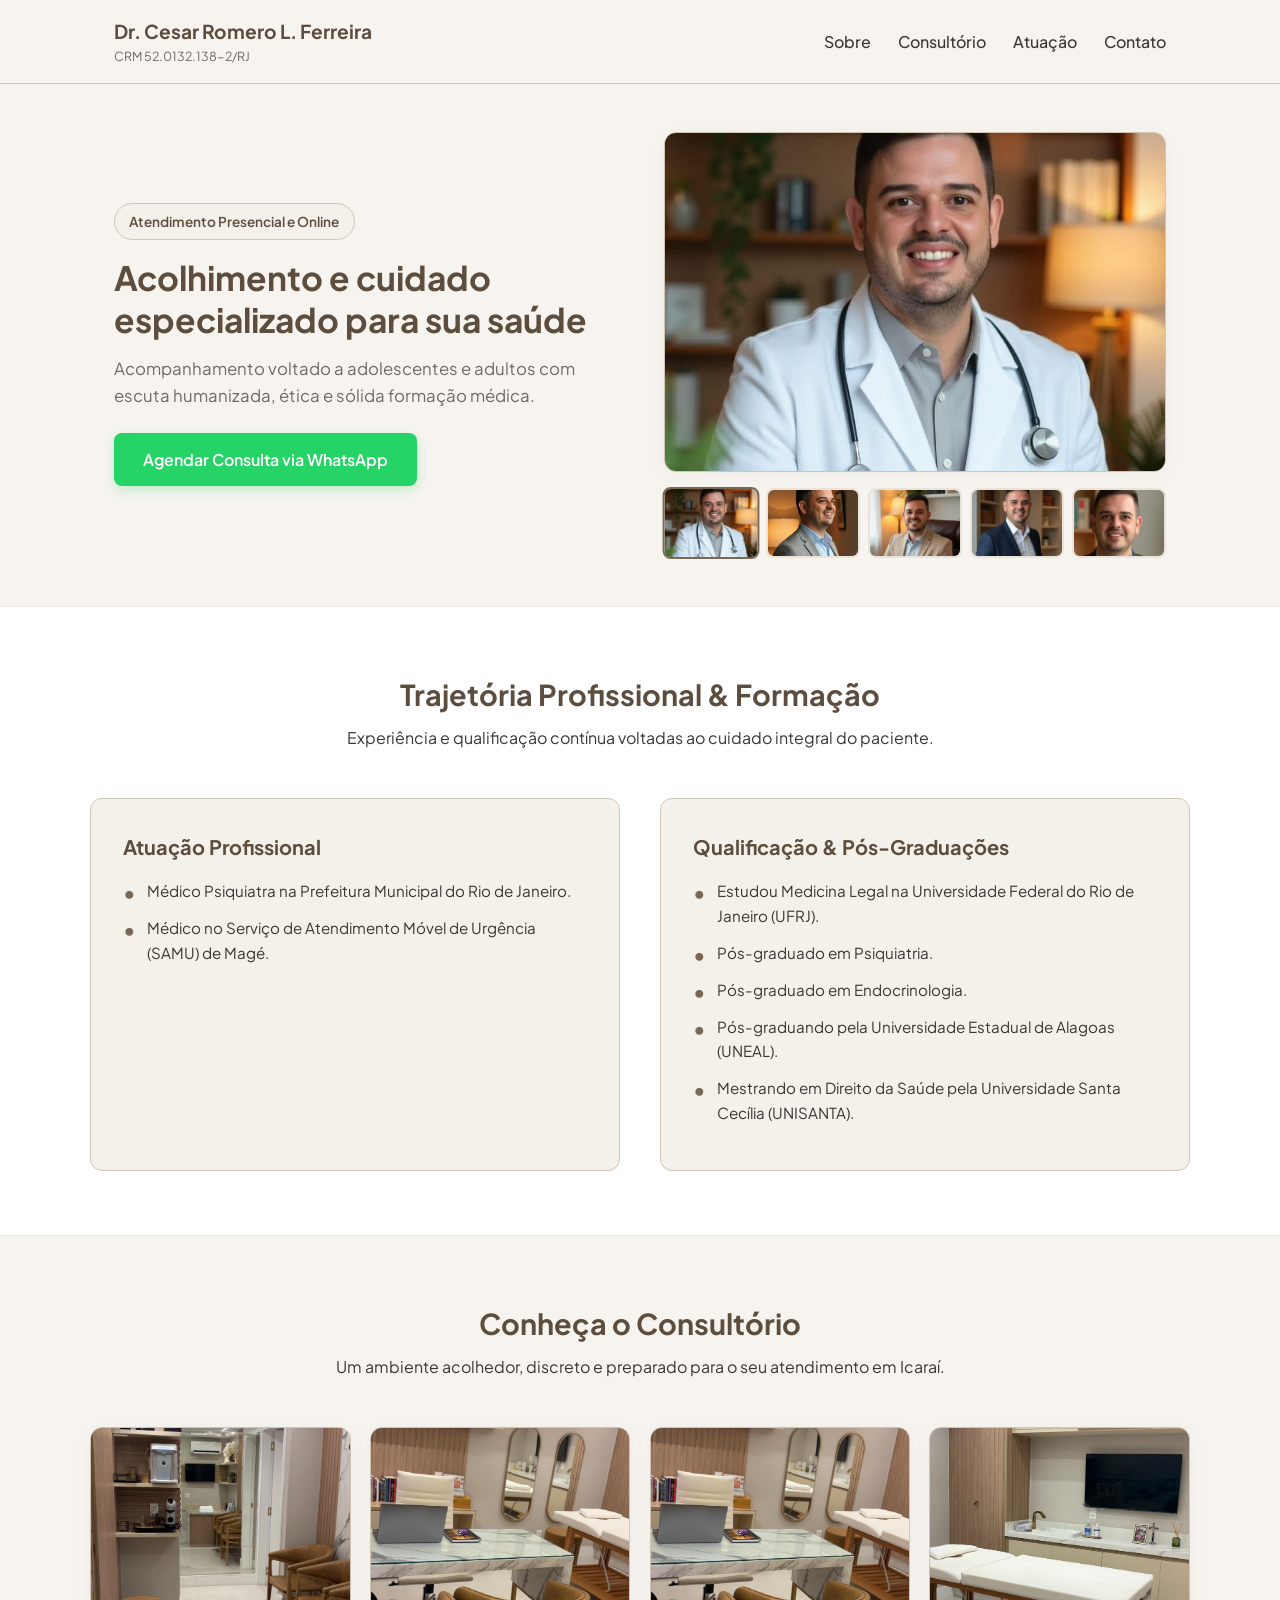
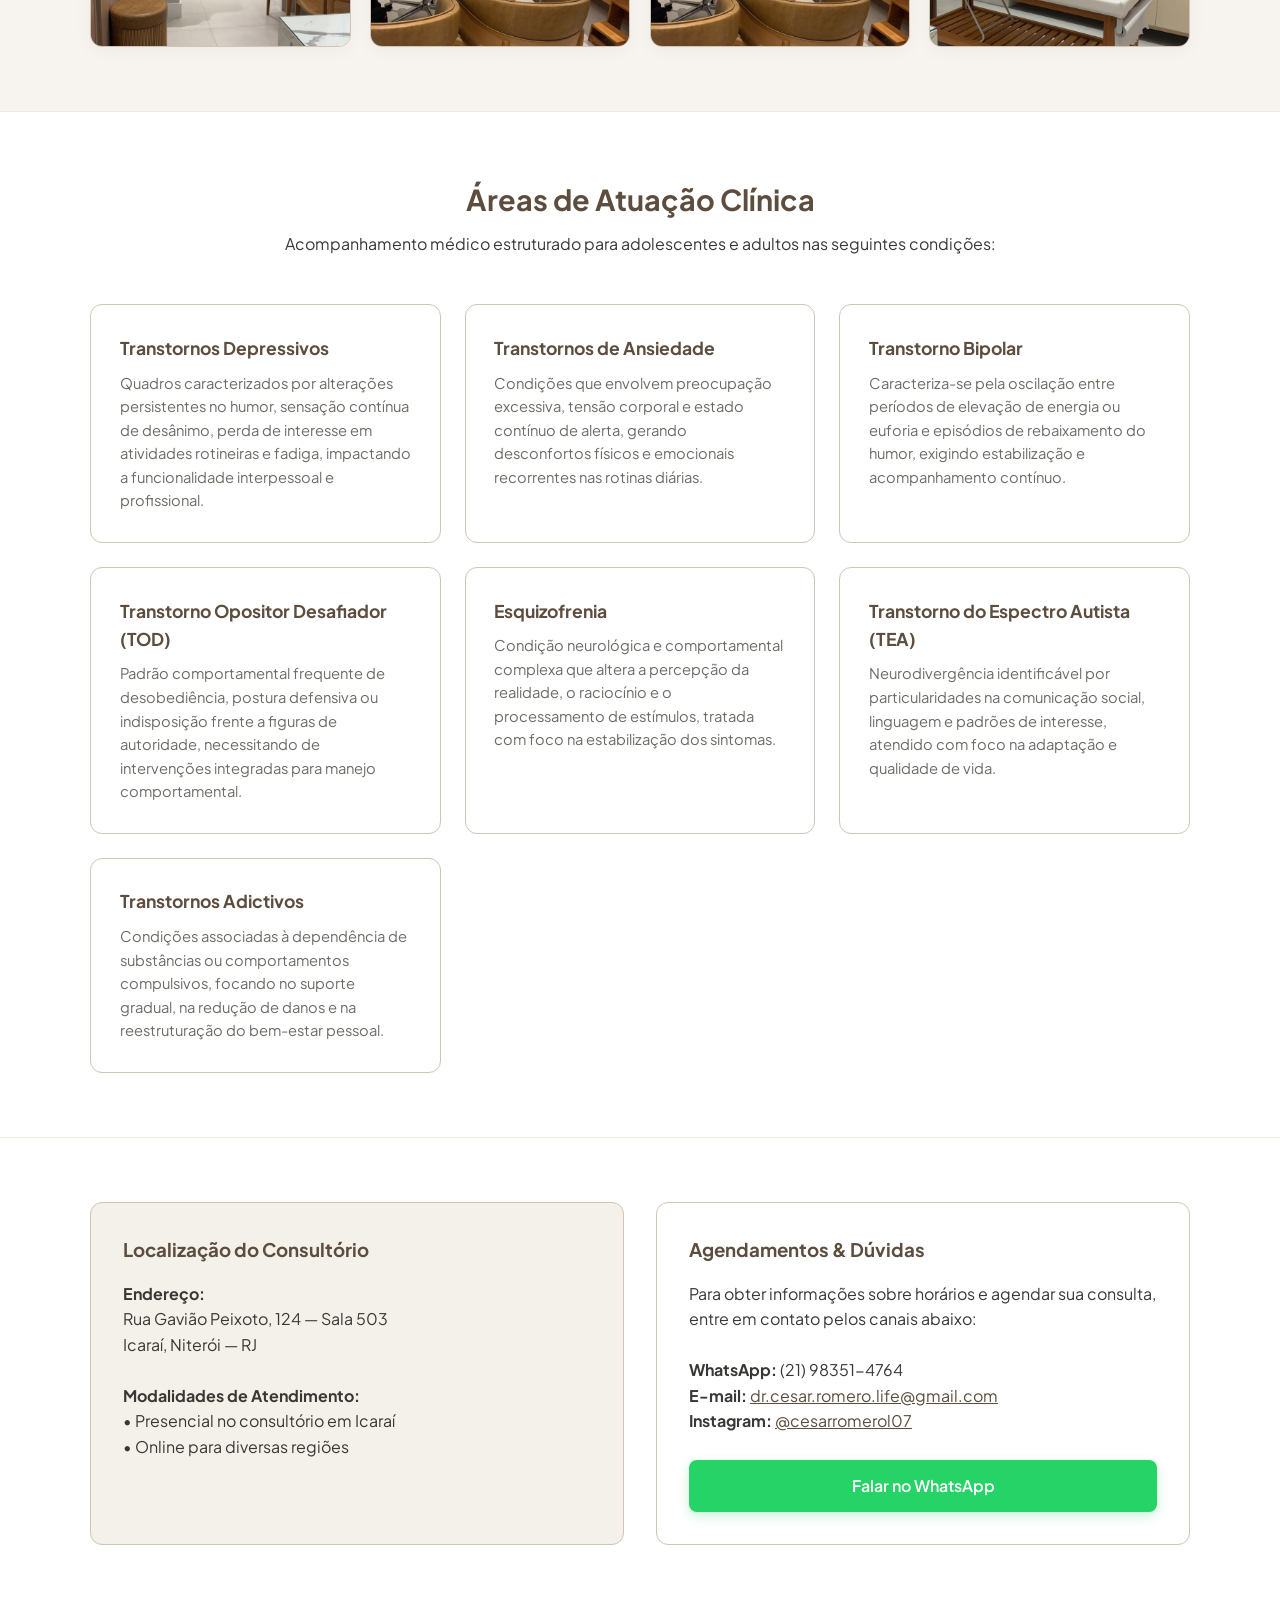
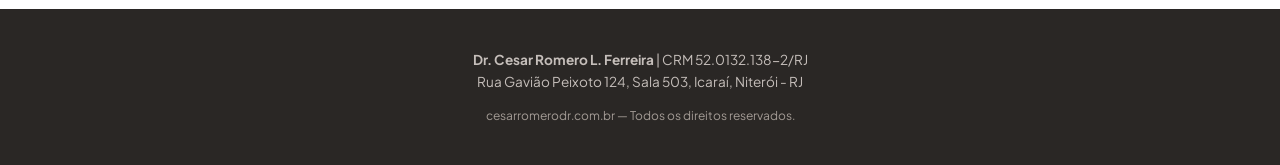
<file: index.html>
<!DOCTYPE html>
<html lang="pt-BR">
<head>
  <meta charset="UTF-8" />
  <meta name="viewport" content="width=device-width, initial-scale=1.0" />
  <title>Dr. Cesar Romero L. Ferreira | CRM 52.0132.138-2/RJ</title>
  
  <!-- Fontes Google -->
  <link rel="preconnect" href="https://fonts.googleapis.com">
  <link rel="preconnect" href="https://fonts.gstatic.com" crossorigin>
  <link href="https://fonts.googleapis.com/css2?family=Plus+Jakarta+Sans:wght@300;400;500;600;700&display=swap" rel="stylesheet">

  <style>
    :root {
      --bg-color: #f7f4ef;
      --card-bg: #ffffff;
      --card-alt: #f4f0ea;
      --primary: #7a6855;
      --primary-dark: #5c4d3e;
      --accent: #d0c4b4;
      --text-main: #3a3836;
      --text-muted: #6e6a66;
      --radius: 12px;
      --shadow: 0 4px 20px rgba(0, 0, 0, 0.04);
    }

    * {
      box-sizing: border-box;
      margin: 0;
      padding: 0;
      font-family: 'Plus Jakarta Sans', sans-serif;
    }

    body {
      background-color: var(--bg-color);
      color: var(--text-main);
      line-height: 1.6;
    }

    header {
      background: rgba(247, 244, 239, 0.95);
      position: sticky;
      top: 0;
      z-index: 100;
      border-bottom: 1px solid var(--accent);
      backdrop-filter: blur(8px);
    }

    .nav-container {
      max-width: 1100px;
      margin: 0 auto;
      padding: 1rem 1.5rem;
      display: flex;
      justify-content: space-between;
      align-items: center;
    }

    .logo-text {
      font-weight: 700;
      font-size: 1.2rem;
      color: var(--primary-dark);
    }

    .logo-sub {
      display: block;
      font-size: 0.78rem;
      color: var(--text-muted);
      font-weight: 400;
    }

    nav a {
      color: var(--text-main);
      text-decoration: none;
      margin-left: 1.5rem;
      font-weight: 500;
      transition: color 0.2s;
    }

    nav a:hover {
      color: var(--primary);
    }

    .hero {
      max-width: 1100px;
      margin: 3rem auto;
      padding: 0 1.5rem;
      display: grid;
      grid-template-columns: 1fr 1fr;
      gap: 3rem;
      align-items: center;
    }

    .hero-text h1 {
      font-size: 2.1rem;
      color: var(--primary-dark);
      margin-bottom: 1rem;
      line-height: 1.25;
      font-weight: 700;
    }

    .hero-text p {
      color: var(--text-muted);
      margin-bottom: 1.5rem;
      font-size: 1.05rem;
    }

    .badge {
      display: inline-block;
      background: var(--card-alt);
      color: var(--primary-dark);
      padding: 0.4rem 0.9rem;
      border-radius: 20px;
      font-size: 0.85rem;
      font-weight: 600;
      margin-bottom: 1rem;
      border: 1px solid var(--accent);
    }

    .btn-whatsapp {
      display: inline-flex;
      align-items: center;
      justify-content: center;
      background-color: #25d366;
      color: white;
      text-decoration: none;
      padding: 0.85rem 1.8rem;
      border-radius: 8px;
      font-weight: 600;
      box-shadow: 0 4px 12px rgba(37, 211, 102, 0.25);
      transition: transform 0.2s, background-color 0.2s;
    }

    .btn-whatsapp:hover {
      background-color: #20ba5a;
      transform: translateY(-2px);
    }

    .doctor-photos-container {
      display: flex;
      flex-direction: column;
      gap: 1rem;
    }

    .main-photo-frame {
      width: 100%;
      height: 340px;
      border-radius: var(--radius);
      object-fit: cover;
      box-shadow: var(--shadow);
      border: 1px solid var(--accent);
      background-color: #eae3d9;
    }

    .thumbnails-grid {
      display: grid;
      grid-template-columns: repeat(5, 1fr);
      gap: 0.5rem;
    }

    .thumbnails-grid img {
      width: 100%;
      height: 70px;
      object-fit: cover;
      border-radius: 8px;
      cursor: pointer;
      border: 2px solid transparent;
      transition: all 0.2s;
      background-color: #eae3d9;
    }

    .thumbnails-grid img:hover, .thumbnails-grid img.active {
      border-color: var(--primary);
      transform: scale(1.03);
    }

    .about-section {
      background: var(--card-bg);
      padding: 4rem 1.5rem;
      border-top: 1px solid #efebe4;
      border-bottom: 1px solid #efebe4;
    }

    .about-grid {
      display: grid;
      grid-template-columns: 1fr 1fr;
      gap: 2.5rem;
    }

    .about-card {
      background: var(--card-alt);
      padding: 2rem;
      border-radius: var(--radius);
      border: 1px solid var(--accent);
    }

    .about-card h3 {
      color: var(--primary-dark);
      margin-bottom: 1rem;
      font-size: 1.25rem;
    }

    .about-list {
      list-style: none;
    }

    .about-list li {
      margin-bottom: 0.8rem;
      position: relative;
      padding-left: 1.5rem;
      color: var(--text-main);
      font-size: 0.95rem;
    }

    .about-list li::before {
      content: "•";
      color: var(--primary);
      font-weight: bold;
      font-size: 1.2rem;
      position: absolute;
      left: 0;
      top: -2px;
    }

    /* Galeria do Consultório */
    .office-section {
      padding: 4rem 1.5rem;
      background: var(--bg-color);
    }

    .office-grid {
      display: grid;
      grid-template-columns: repeat(4, 1fr);
      gap: 1.2rem;
    }

    .office-grid img {
      width: 100%;
      height: 220px;
      object-fit: cover;
      border-radius: var(--radius);
      border: 1px solid var(--accent);
      box-shadow: var(--shadow);
      transition: transform 0.2s;
    }

    .office-grid img:hover {
      transform: translateY(-3px);
    }

    .conditions-section {
      padding: 4rem 1.5rem;
      background: var(--card-bg);
      border-top: 1px solid #efebe4;
    }

    .container {
      max-width: 1100px;
      margin: 0 auto;
    }

    .section-title {
      text-align: center;
      margin-bottom: 3rem;
    }

    .section-title h2 {
      font-size: 1.8rem;
      color: var(--primary-dark);
      margin-bottom: 0.5rem;
    }

    .grid-cards {
      display: grid;
      grid-template-columns: repeat(auto-fit, minmax(300px, 1fr));
      gap: 1.5rem;
    }

    .card {
      background: var(--card-bg);
      border: 1px solid var(--accent);
      padding: 1.8rem;
      border-radius: var(--radius);
      transition: transform 0.2s, box-shadow 0.2s;
    }

    .card:hover {
      transform: translateY(-3px);
      box-shadow: var(--shadow);
    }

    .card h3 {
      font-size: 1.1rem;
      color: var(--primary-dark);
      margin-bottom: 0.6rem;
    }

    .card p {
      font-size: 0.92rem;
      color: var(--text-muted);
    }

    .info-section {
      background: var(--card-bg);
      padding: 4rem 1.5rem;
      border-top: 1px solid #efebe4;
    }

    .info-grid {
      display: grid;
      grid-template-columns: 1fr 1fr;
      gap: 2rem;
    }

    .info-box {
      background: var(--card-alt);
      padding: 2rem;
      border-radius: var(--radius);
      border: 1px solid var(--accent);
    }

    .info-box h3 {
      color: var(--primary-dark);
      margin-bottom: 1rem;
    }

    footer {
      background: #2a2725;
      color: #c5beba;
      text-align: center;
      padding: 2.5rem 1.5rem;
      font-size: 0.85rem;
    }

    @media (max-width: 768px) {
      .hero, .about-grid, .info-grid {
        grid-template-columns: 1fr;
      }
      .office-grid {
        grid-template-columns: repeat(2, 1fr);
      }
      .main-photo-frame {
        height: 280px;
      }
      nav {
        display: none;
      }
    }
  </style>
</head>
<body>

  <header>
    <div class="nav-container">
      <div>
        <span class="logo-text">Dr. Cesar Romero L. Ferreira</span>
        <span class="logo-sub">CRM 52.0132.138-2/RJ</span>
      </div>
      <nav>
        <a href="#sobre">Sobre</a>
        <a href="#consultorio">Consultório</a>
        <a href="#atuacao">Atuação</a>
        <a href="#contato">Contato</a>
      </nav>
    </div>
  </header>

  <section class="hero">
    <div class="hero-text">
      <span class="badge">Atendimento Presencial e Online</span>
      <h1>Acolhimento e cuidado especializado para sua saúde</h1>
      <p>Acompanhamento voltado a adolescentes e adultos com escuta humanizada, ética e sólida formação médica.</p>
      <a href="https://wa.me/5521983514764" class="btn-whatsapp" target="_blank">
        Agendar Consulta via WhatsApp
      </a>
    </div>

    <div class="doctor-photos-container">
      <img 
        src="assets/img/cesar_foto1.jpg" 
        alt="Dr. Cesar Romero" 
        class="main-photo-frame" 
        id="doctor-main-photo" 
        onerror="handleImgError(this)" 
      />
      
      <div class="thumbnails-grid">
        <img src="assets/img/cesar_foto1.jpg" alt="Foto 1" class="active" onclick="setMainPhoto(this.src, this)" onerror="handleImgError(this)" />
        <img src="assets/img/cesar_foto2.jpg" alt="Foto 2" onclick="setMainPhoto(this.src, this)" onerror="handleImgError(this)" />
        <img src="assets/img/cesar_foto3.jpg" alt="Foto 3" onclick="setMainPhoto(this.src, this)" onerror="handleImgError(this)" />
        <img src="assets/img/cesar_foto4.jpg" alt="Foto 4" onclick="setMainPhoto(this.src, this)" onerror="handleImgError(this)" />
        <img src="assets/img/cesar_foto5.jpg" alt="Foto 5" onclick="setMainPhoto(this.src, this)" onerror="handleImgError(this)" />
      </div>
    </div>
  </section>

  <section id="sobre" class="about-section">
    <div class="container">
      <div class="section-title">
        <h2>Trajetória Profissional & Formação</h2>
        <p>Experiência e qualificação contínua voltadas ao cuidado integral do paciente.</p>
      </div>

      <div class="about-grid">
        <div class="about-card">
          <h3>Atuação Profissional</h3>
          <ul class="about-list">
            <li>Médico Psiquiatra na Prefeitura Municipal do Rio de Janeiro.</li>
            <li>Médico no Serviço de Atendimento Móvel de Urgência (SAMU) de Magé.</li>
          </ul>
        </div>

        <div class="about-card">
          <h3>Qualificação & Pós-Graduações</h3>
          <ul class="about-list">
            <li>Estudou Medicina Legal na Universidade Federal do Rio de Janeiro (UFRJ).</li>
            <li>Pós-graduado em Psiquiatria.</li>
            <li>Pós-graduado em Endocrinologia.</li>
            <li>Pós-graduando pela Universidade Estadual de Alagoas (UNEAL).</li>
            <li>Mestrando em Direito da Saúde pela Universidade Santa Cecília (UNISANTA).</li>
          </ul>
        </div>
      </div>
    </div>
  </section>

  <section id="consultorio" class="office-section">
    <div class="container">
      <div class="section-title">
        <h2>Conheça o Consultório</h2>
        <p>Um ambiente acolhedor, discreto e preparado para o seu atendimento em Icaraí.</p>
      </div>

      <div class="office-grid">
        <img src="assets/img/escritorio1.jpg" alt="Consultório - Foto 1" onerror="handleImgError(this)" />
        <img src="assets/img/escritorio2.jpg" alt="Consultório - Foto 2" onerror="handleImgError(this)" />
        <img src="assets/img/escritorio3.jpg" alt="Consultório - Foto 3" onerror="handleImgError(this)" />
        <img src="assets/img/escritorio4.jpg" alt="Consultório - Foto 4" onerror="handleImgError(this)" />
      </div>
    </div>
  </section>

  <section id="atuacao" class="conditions-section">
    <div class="container">
      <div class="section-title">
        <h2>Áreas de Atuação Clínica</h2>
        <p>Acompanhamento médico estruturado para adolescentes e adultos nas seguintes condições:</p>
      </div>

      <div class="grid-cards">
        <div class="card">
          <h3>Transtornos Depressivos</h3>
          <p>Quadros caracterizados por alterações persistentes no humor, sensação contínua de desânimo, perda de interesse em atividades rotineiras e fadiga, impactando a funcionalidade interpessoal e profissional.</p>
        </div>

        <div class="card">
          <h3>Transtornos de Ansiedade</h3>
          <p>Condições que envolvem preocupação excessiva, tensão corporal e estado contínuo de alerta, gerando desconfortos físicos e emocionais recorrentes nas rotinas diárias.</p>
        </div>

        <div class="card">
          <h3>Transtorno Bipolar</h3>
          <p>Caracteriza-se pela oscilação entre períodos de elevação de energia ou euforia e episódios de rebaixamento do humor, exigindo estabilização e acompanhamento contínuo.</p>
        </div>

        <div class="card">
          <h3>Transtorno Opositor Desafiador (TOD)</h3>
          <p>Padrão comportamental frequente de desobediência, postura defensiva ou indisposição frente a figuras de autoridade, necessitando de intervenções integradas para manejo comportamental.</p>
        </div>

        <div class="card">
          <h3>Esquizofrenia</h3>
          <p>Condição neurológica e comportamental complexa que altera a percepção da realidade, o raciocínio e o processamento de estímulos, tratada com foco na estabilização dos sintomas.</p>
        </div>

        <div class="card">
          <h3>Transtorno do Espectro Autista (TEA)</h3>
          <p>Neurodivergência identificável por particularidades na comunicação social, linguagem e padrões de interesse, atendido com foco na adaptação e qualidade de vida.</p>
        </div>

        <div class="card">
          <h3>Transtornos Adictivos</h3>
          <p>Condições associadas à dependência de substâncias ou comportamentos compulsivos, focando no suporte gradual, na redução de danos e na reestruturação do bem-estar pessoal.</p>
        </div>
      </div>
    </div>
  </section>

  <section id="contato" class="info-section">
    <div class="container">
      <div class="info-grid">
        <div class="info-box">
          <h3>Localização do Consultório</h3>
          <p><strong>Endereço:</strong><br />
          Rua Gavião Peixoto, 124 — Sala 503<br />
          Icaraí, Niterói — RJ</p>
          <br />
          <p><strong>Modalidades de Atendimento:</strong><br />
          • Presencial no consultório em Icaraí<br />
          • Online para diversas regiões</p>
        </div>

        <div class="info-box" style="background: #ffffff;">
          <h3>Agendamentos & Dúvidas</h3>
          <p>Para obter informações sobre horários e agendar sua consulta, entre em contato pelos canais abaixo:</p>
          <br />
          <p><strong>WhatsApp:</strong> (21) 98351-4764</p>
          <p><strong>E-mail:</strong> <a href="mailto:dr.cesar.romero.life@gmail.com" style="color: var(--primary-dark); text-decoration: underline;">dr.cesar.romero.life@gmail.com</a></p>
          <p><strong>Instagram:</strong> <a href="https://www.instagram.com/cesarromerol07?utm_source=qr&igsi=cTc2a2R3dmM3NDBk" target="_blank" rel="noopener noreferrer" style="color: var(--primary-dark); text-decoration: underline;">@cesarromerol07</a></p>
          <br />
          <a href="https://wa.me/5521983514764" class="btn-whatsapp" target="_blank" style="width: 100%;">
            Falar no WhatsApp
          </a>
        </div>
      </div>
    </div>
  </section>

  <footer>
    <p><strong>Dr. Cesar Romero L. Ferreira</strong> | CRM 52.0132.138-2/RJ</p>
    <p>Rua Gavião Peixoto 124, Sala 503, Icaraí, Niterói - RJ</p>
    <p style="margin-top: 0.8rem; font-size: 0.75rem; color: #a39b95;">cesarromerodr.com.br — Todos os direitos reservados.</p>
  </footer>

  <script>
    function setMainPhoto(src, element) {
      document.getElementById('doctor-main-photo').src = src;
      const thumbnails = document.querySelectorAll('.thumbnails-grid img');
      thumbnails.forEach(img => img.classList.remove('active'));
      element.classList.add('active');
    }

    function handleImgError(img) {
      if (!img.dataset.tried) {
        img.dataset.tried = 'png';
        img.src = img.src.replace(/\.jpg$/, '.png');
      } else if (img.dataset.tried === 'png') {
        img.dataset.tried = 'jpeg';
        img.src = img.src.replace(/\.png$/, '.jpeg');
      }
    }
  </script>
</body>
</html>
</file>
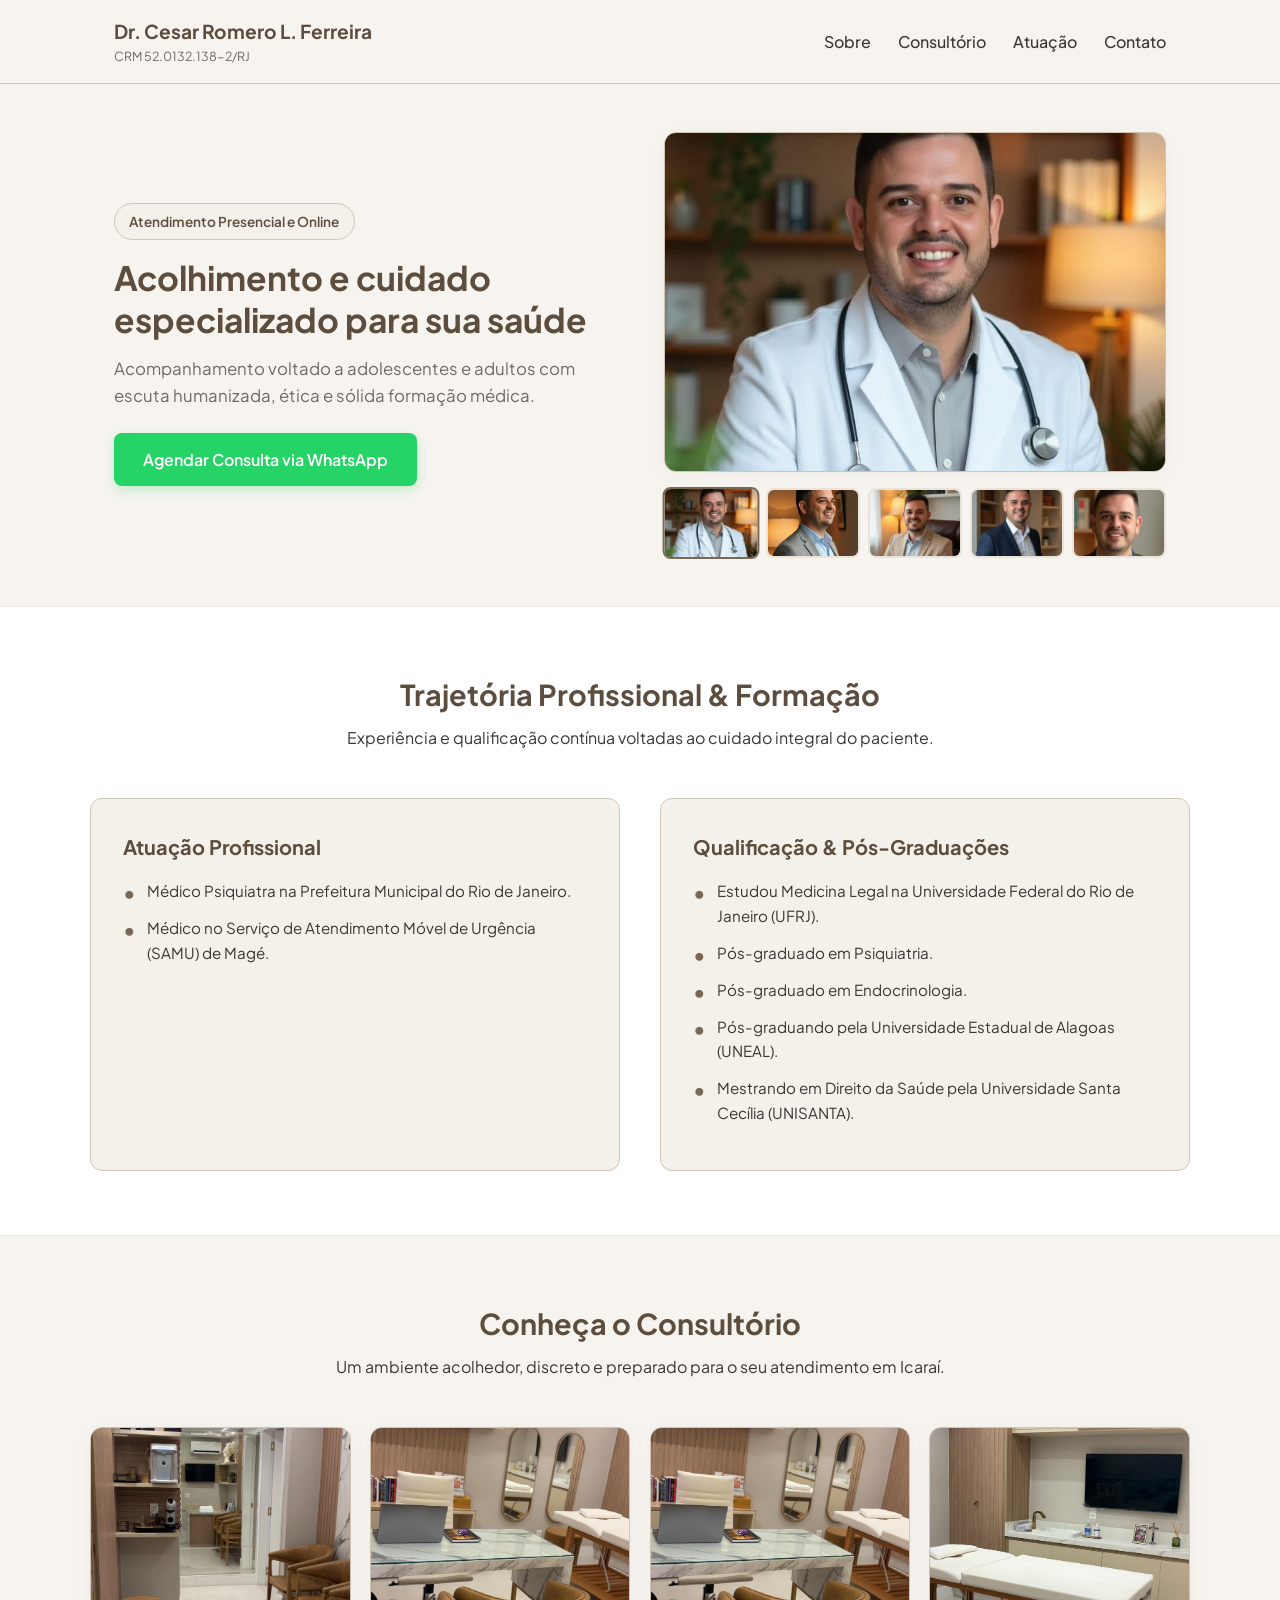
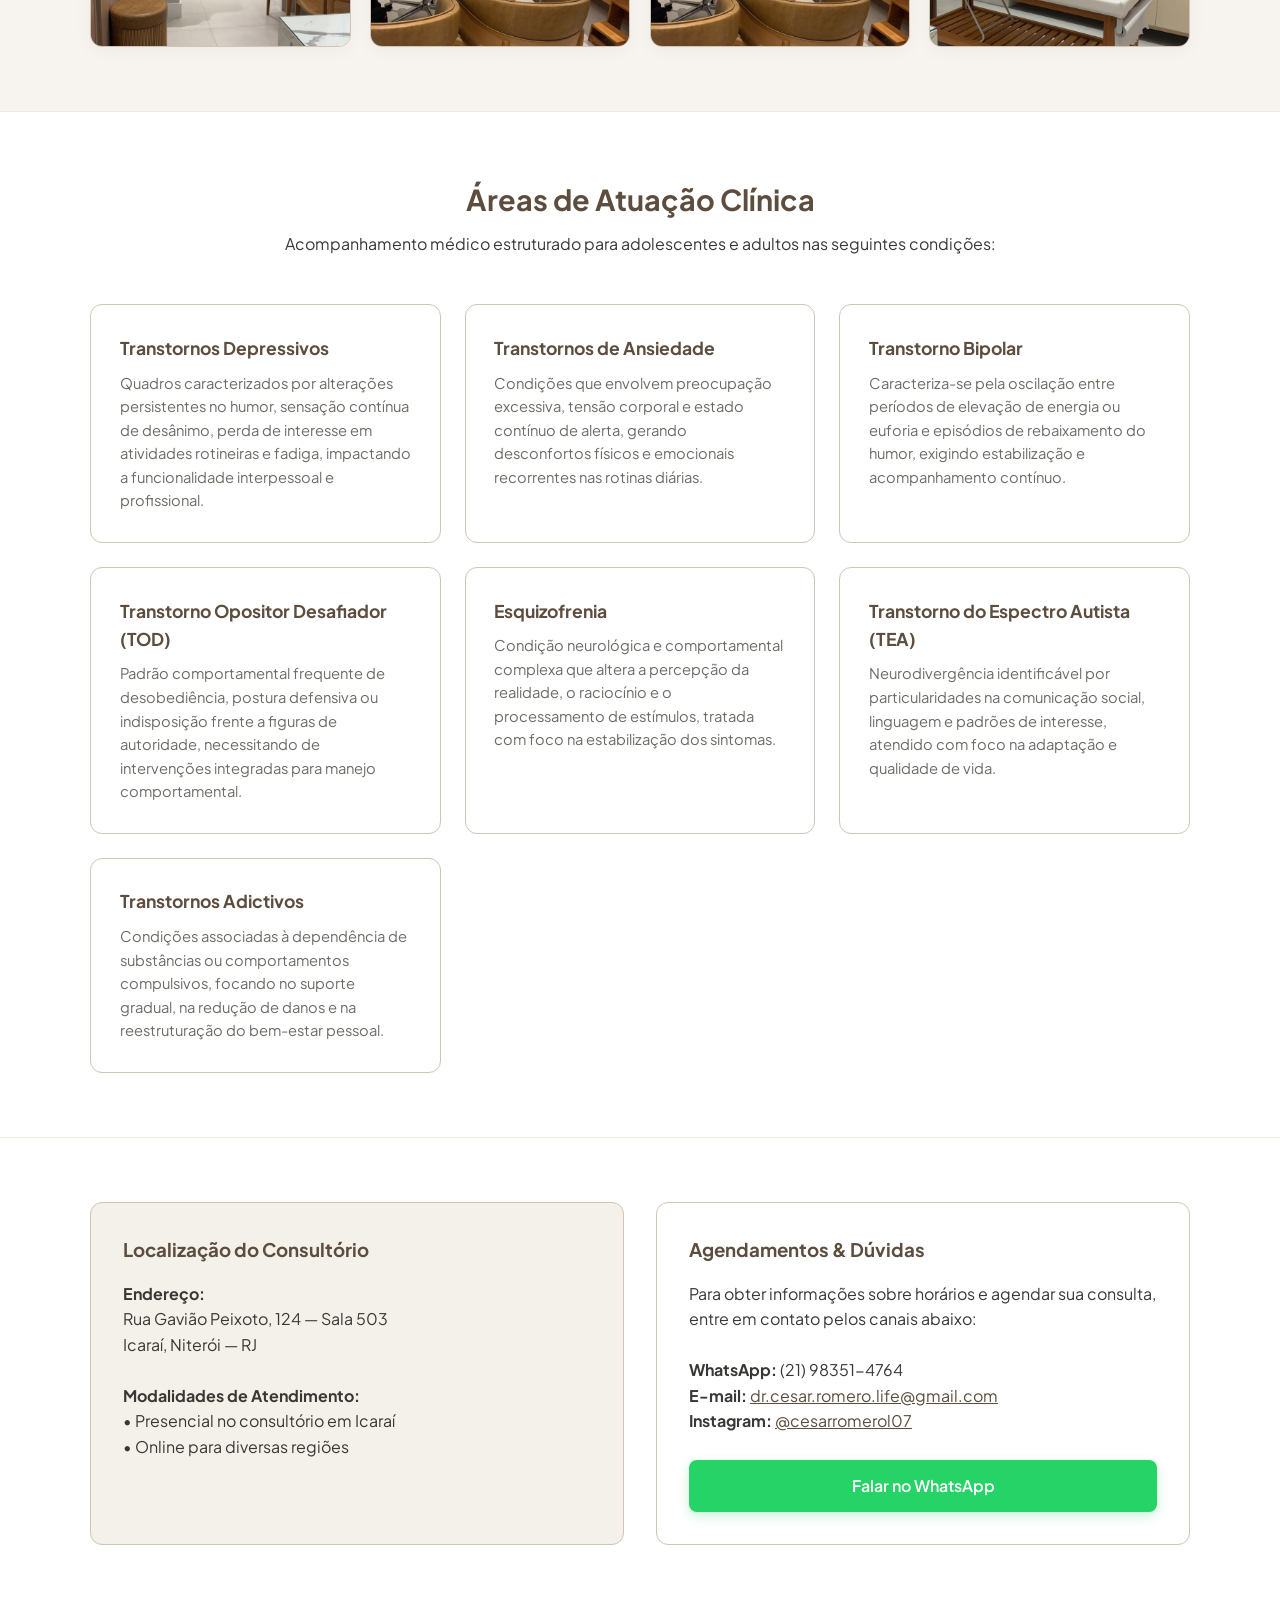
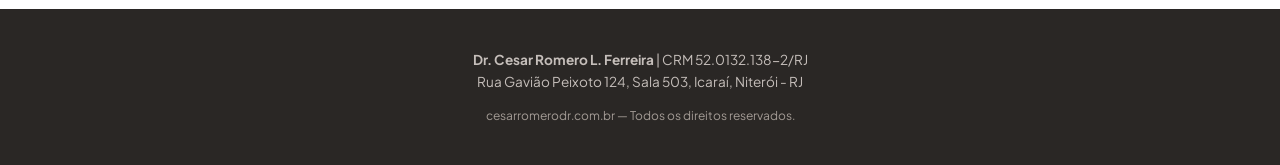
<file: assets/index.html>
<!DOCTYPE html>
<html lang="pt-BR">
<head>
  <meta charset="UTF-8" />
  <meta name="viewport" content="width=device-width, initial-scale=1.0" />
  <title>Dr. Cesar Romero L. Ferreira | CRM 52.0132.138-2/RJ</title>
  
  <!-- Fontes Google -->
  <link rel="preconnect" href="https://fonts.googleapis.com">
  <link rel="preconnect" href="https://fonts.gstatic.com" crossorigin>
  <link href="https://fonts.googleapis.com/css2?family=Plus+Jakarta+Sans:wght@300;400;500;600;700&display=swap" rel="stylesheet">

  <style>
    :root {
      --bg-color: #f7f4ef;
      --card-bg: #ffffff;
      --card-alt: #f4f0ea;
      --primary: #7a6855;
      --primary-dark: #5c4d3e;
      --accent: #d0c4b4;
      --text-main: #3a3836;
      --text-muted: #6e6a66;
      --radius: 12px;
      --shadow: 0 4px 20px rgba(0, 0, 0, 0.04);
    }

    * {
      box-sizing: border-box;
      margin: 0;
      padding: 0;
      font-family: 'Plus Jakarta Sans', sans-serif;
    }

    body {
      background-color: var(--bg-color);
      color: var(--text-main);
      line-height: 1.6;
    }

    header {
      background: rgba(247, 244, 239, 0.95);
      position: sticky;
      top: 0;
      z-index: 100;
      border-bottom: 1px solid var(--accent);
      backdrop-filter: blur(8px);
    }

    .nav-container {
      max-width: 1100px;
      margin: 0 auto;
      padding: 1rem 1.5rem;
      display: flex;
      justify-content: space-between;
      align-items: center;
    }

    .logo-text {
      font-weight: 700;
      font-size: 1.2rem;
      color: var(--primary-dark);
    }

    .logo-sub {
      display: block;
      font-size: 0.78rem;
      color: var(--text-muted);
      font-weight: 400;
    }

    nav a {
      color: var(--text-main);
      text-decoration: none;
      margin-left: 1.5rem;
      font-weight: 500;
      transition: color 0.2s;
    }

    nav a:hover {
      color: var(--primary);
    }

    .hero {
      max-width: 1100px;
      margin: 3rem auto;
      padding: 0 1.5rem;
      display: grid;
      grid-template-columns: 1fr 1fr;
      gap: 3rem;
      align-items: center;
    }

    .hero-text h1 {
      font-size: 2.1rem;
      color: var(--primary-dark);
      margin-bottom: 1rem;
      line-height: 1.25;
      font-weight: 700;
    }

    .hero-text p {
      color: var(--text-muted);
      margin-bottom: 1.5rem;
      font-size: 1.05rem;
    }

    .badge {
      display: inline-block;
      background: var(--card-alt);
      color: var(--primary-dark);
      padding: 0.4rem 0.9rem;
      border-radius: 20px;
      font-size: 0.85rem;
      font-weight: 600;
      margin-bottom: 1rem;
      border: 1px solid var(--accent);
    }

    .btn-whatsapp {
      display: inline-flex;
      align-items: center;
      justify-content: center;
      background-color: #25d366;
      color: white;
      text-decoration: none;
      padding: 0.85rem 1.8rem;
      border-radius: 8px;
      font-weight: 600;
      box-shadow: 0 4px 12px rgba(37, 211, 102, 0.25);
      transition: transform 0.2s, background-color 0.2s;
    }

    .btn-whatsapp:hover {
      background-color: #20ba5a;
      transform: translateY(-2px);
    }

    .doctor-photos-container {
      display: flex;
      flex-direction: column;
      gap: 1rem;
    }

    .main-photo-frame {
      width: 100%;
      height: 340px;
      border-radius: var(--radius);
      object-fit: cover;
      box-shadow: var(--shadow);
      border: 1px solid var(--accent);
      background-color: #eae3d9;
    }

    .thumbnails-grid {
      display: grid;
      grid-template-columns: repeat(5, 1fr);
      gap: 0.5rem;
    }

    .thumbnails-grid img {
      width: 100%;
      height: 70px;
      object-fit: cover;
      border-radius: 8px;
      cursor: pointer;
      border: 2px solid transparent;
      transition: all 0.2s;
      background-color: #eae3d9;
    }

    .thumbnails-grid img:hover, .thumbnails-grid img.active {
      border-color: var(--primary);
      transform: scale(1.03);
    }

    .about-section {
      background: var(--card-bg);
      padding: 4rem 1.5rem;
      border-top: 1px solid #efebe4;
      border-bottom: 1px solid #efebe4;
    }

    .about-grid {
      display: grid;
      grid-template-columns: 1fr 1fr;
      gap: 2.5rem;
    }

    .about-card {
      background: var(--card-alt);
      padding: 2rem;
      border-radius: var(--radius);
      border: 1px solid var(--accent);
    }

    .about-card h3 {
      color: var(--primary-dark);
      margin-bottom: 1rem;
      font-size: 1.25rem;
    }

    .about-list {
      list-style: none;
    }

    .about-list li {
      margin-bottom: 0.8rem;
      position: relative;
      padding-left: 1.5rem;
      color: var(--text-main);
      font-size: 0.95rem;
    }

    .about-list li::before {
      content: "•";
      color: var(--primary);
      font-weight: bold;
      font-size: 1.2rem;
      position: absolute;
      left: 0;
      top: -2px;
    }

    /* Galeria do Consultório */
    .office-section {
      padding: 4rem 1.5rem;
      background: var(--bg-color);
    }

    .office-grid {
      display: grid;
      grid-template-columns: repeat(4, 1fr);
      gap: 1.2rem;
    }

    .office-grid img {
      width: 100%;
      height: 220px;
      object-fit: cover;
      border-radius: var(--radius);
      border: 1px solid var(--accent);
      box-shadow: var(--shadow);
      transition: transform 0.2s;
    }

    .office-grid img:hover {
      transform: translateY(-3px);
    }

    .conditions-section {
      padding: 4rem 1.5rem;
      background: var(--card-bg);
      border-top: 1px solid #efebe4;
    }

    .container {
      max-width: 1100px;
      margin: 0 auto;
    }

    .section-title {
      text-align: center;
      margin-bottom: 3rem;
    }

    .section-title h2 {
      font-size: 1.8rem;
      color: var(--primary-dark);
      margin-bottom: 0.5rem;
    }

    .grid-cards {
      display: grid;
      grid-template-columns: repeat(auto-fit, minmax(300px, 1fr));
      gap: 1.5rem;
    }

    .card {
      background: var(--card-bg);
      border: 1px solid var(--accent);
      padding: 1.8rem;
      border-radius: var(--radius);
      transition: transform 0.2s, box-shadow 0.2s;
    }

    .card:hover {
      transform: translateY(-3px);
      box-shadow: var(--shadow);
    }

    .card h3 {
      font-size: 1.1rem;
      color: var(--primary-dark);
      margin-bottom: 0.6rem;
    }

    .card p {
      font-size: 0.92rem;
      color: var(--text-muted);
    }

    .info-section {
      background: var(--card-bg);
      padding: 4rem 1.5rem;
      border-top: 1px solid #efebe4;
    }

    .info-grid {
      display: grid;
      grid-template-columns: 1fr 1fr;
      gap: 2rem;
    }

    .info-box {
      background: var(--card-alt);
      padding: 2rem;
      border-radius: var(--radius);
      border: 1px solid var(--accent);
    }

    .info-box h3 {
      color: var(--primary-dark);
      margin-bottom: 1rem;
    }

    footer {
      background: #2a2725;
      color: #c5beba;
      text-align: center;
      padding: 2.5rem 1.5rem;
      font-size: 0.85rem;
    }

    @media (max-width: 768px) {
      .hero, .about-grid, .info-grid {
        grid-template-columns: 1fr;
      }
      .office-grid {
        grid-template-columns: repeat(2, 1fr);
      }
      .main-photo-frame {
        height: 280px;
      }
      nav {
        display: none;
      }
    }
  </style>
</head>
<body>

  <header>
    <div class="nav-container">
      <div>
        <span class="logo-text">Dr. Cesar Romero L. Ferreira</span>
        <span class="logo-sub">CRM 52.0132.138-2/RJ</span>
      </div>
      <nav>
        <a href="#sobre">Sobre</a>
        <a href="#consultorio">Consultório</a>
        <a href="#atuacao">Atuação</a>
        <a href="#contato">Contato</a>
      </nav>
    </div>
  </header>

  <section class="hero">
    <div class="hero-text">
      <span class="badge">Atendimento Presencial e Online</span>
      <h1>Acolhimento e cuidado especializado para sua saúde</h1>
      <p>Acompanhamento voltado a adolescentes e adultos com escuta humanizada, ética e sólida formação médica.</p>
      <a href="https://wa.me/5521983514764" class="btn-whatsapp" target="_blank">
        Agendar Consulta via WhatsApp
      </a>
    </div>

    <div class="doctor-photos-container">
      <img 
        src="img/cesar_foto1.jpg" 
        alt="Dr. Cesar Romero" 
        class="main-photo-frame" 
        id="doctor-main-photo" 
        onerror="handleImgError(this)" 
      />
      
      <div class="thumbnails-grid">
        <img src="img/cesar_foto1.jpg" alt="Foto 1" class="active" onclick="setMainPhoto(this.src, this)" onerror="handleImgError(this)" />
        <img src="img/cesar_foto2.jpg" alt="Foto 2" onclick="setMainPhoto(this.src, this)" onerror="handleImgError(this)" />
        <img src="img/cesar_foto3.jpg" alt="Foto 3" onclick="setMainPhoto(this.src, this)" onerror="handleImgError(this)" />
        <img src="img/cesar_foto4.jpg" alt="Foto 4" onclick="setMainPhoto(this.src, this)" onerror="handleImgError(this)" />
        <img src="img/cesar_foto5.jpg" alt="Foto 5" onclick="setMainPhoto(this.src, this)" onerror="handleImgError(this)" />
      </div>
    </div>
  </section>

  <section id="sobre" class="about-section">
    <div class="container">
      <div class="section-title">
        <h2>Trajetória Profissional & Formação</h2>
        <p>Experiência e qualificação contínua voltadas ao cuidado integral do paciente.</p>
      </div>

      <div class="about-grid">
        <div class="about-card">
          <h3>Atuação Profissional</h3>
          <ul class="about-list">
            <li>Médico Psiquiatra na Prefeitura Municipal do Rio de Janeiro.</li>
            <li>Médico no Serviço de Atendimento Móvel de Urgência (SAMU) de Magé.</li>
          </ul>
        </div>

        <div class="about-card">
          <h3>Qualificação & Pós-Graduações</h3>
          <ul class="about-list">
            <li>Estudou Medicina Legal na Universidade Federal do Rio de Janeiro (UFRJ).</li>
            <li>Pós-graduado em Psiquiatria.</li>
            <li>Pós-graduado em Endocrinologia.</li>
            <li>Pós-graduando pela Universidade Estadual de Alagoas (UNEAL).</li>
            <li>Mestrando em Direito da Saúde pela Universidade Santa Cecília (UNISANTA).</li>
          </ul>
        </div>
      </div>
    </div>
  </section>

  <section id="consultorio" class="office-section">
    <div class="container">
      <div class="section-title">
        <h2>Conheça o Consultório</h2>
        <p>Um ambiente acolhedor, discreto e preparado para o seu atendimento em Icaraí.</p>
      </div>

      <div class="office-grid">
        <img src="img/escritorio1.jpg" alt="Consultório - Foto 1" onerror="handleImgError(this)" />
        <img src="img/escritorio2.jpg" alt="Consultório - Foto 2" onerror="handleImgError(this)" />
        <img src="img/escritorio3.jpg" alt="Consultório - Foto 3" onerror="handleImgError(this)" />
        <img src="img/escritorio4.jpg" alt="Consultório - Foto 4" onerror="handleImgError(this)" />
      </div>
    </div>
  </section>

  <section id="atuacao" class="conditions-section">
    <div class="container">
      <div class="section-title">
        <h2>Áreas de Atuação Clínica</h2>
        <p>Acompanhamento médico estruturado para adolescentes e adultos nas seguintes condições:</p>
      </div>

      <div class="grid-cards">
        <div class="card">
          <h3>Transtornos Depressivos</h3>
          <p>Quadros caracterizados por alterações persistentes no humor, sensação contínua de desânimo, perda de interesse em atividades rotineiras e fadiga, impactando a funcionalidade interpessoal e profissional.</p>
        </div>

        <div class="card">
          <h3>Transtornos de Ansiedade</h3>
          <p>Condições que envolvem preocupação excessiva, tensão corporal e estado contínuo de alerta, gerando desconfortos físicos e emocionais recorrentes nas rotinas diárias.</p>
        </div>

        <div class="card">
          <h3>Transtorno Bipolar</h3>
          <p>Caracteriza-se pela oscilação entre períodos de elevação de energia ou euforia e episódios de rebaixamento do humor, exigindo estabilização e acompanhamento contínuo.</p>
        </div>

        <div class="card">
          <h3>Transtorno Opositor Desafiador (TOD)</h3>
          <p>Padrão comportamental frequente de desobediência, postura defensiva ou indisposição frente a figuras de autoridade, necessitando de intervenções integradas para manejo comportamental.</p>
        </div>

        <div class="card">
          <h3>Esquizofrenia</h3>
          <p>Condição neurológica e comportamental complexa que altera a percepção da realidade, o raciocínio e o processamento de estímulos, tratada com foco na estabilização dos sintomas.</p>
        </div>

        <div class="card">
          <h3>Transtorno do Espectro Autista (TEA)</h3>
          <p>Neurodivergência identificável por particularidades na comunicação social, linguagem e padrões de interesse, atendido com foco na adaptação e qualidade de vida.</p>
        </div>

        <div class="card">
          <h3>Transtornos Adictivos</h3>
          <p>Condições associadas à dependência de substâncias ou comportamentos compulsivos, focando no suporte gradual, na redução de danos e na reestruturação do bem-estar pessoal.</p>
        </div>
      </div>
    </div>
  </section>

  <section id="contato" class="info-section">
    <div class="container">
      <div class="info-grid">
        <div class="info-box">
          <h3>Localização do Consultório</h3>
          <p><strong>Endereço:</strong><br />
          Rua Gavião Peixoto, 124 — Sala 503<br />
          Icaraí, Niterói — RJ</p>
          <br />
          <p><strong>Modalidades de Atendimento:</strong><br />
          • Presencial no consultório em Icaraí<br />
          • Online para diversas regiões</p>
        </div>

        <div class="info-box" style="background: #ffffff;">
          <h3>Agendamentos & Dúvidas</h3>
          <p>Para obter informações sobre horários e agendar sua consulta, entre em contato pelos canais abaixo:</p>
          <br />
          <p><strong>WhatsApp:</strong> (21) 98351-4764</p>
          <p><strong>E-mail:</strong> <a href="mailto:dr.cesar.romero.life@gmail.com" style="color: var(--primary-dark); text-decoration: underline;">dr.cesar.romero.life@gmail.com</a></p>
          <p><strong>Instagram:</strong> <a href="https://www.instagram.com/cesarromerol07?utm_source=qr&igsi=cTc2a2R3dmM3NDBk" target="_blank" rel="noopener noreferrer" style="color: var(--primary-dark); text-decoration: underline;">@cesarromerol07</a></p>
          <br />
          <a href="https://wa.me/5521983514764" class="btn-whatsapp" target="_blank" style="width: 100%;">
            Falar no WhatsApp
          </a>
        </div>
      </div>
    </div>
  </section>

  <footer>
    <p><strong>Dr. Cesar Romero L. Ferreira</strong> | CRM 52.0132.138-2/RJ</p>
    <p>Rua Gavião Peixoto 124, Sala 503, Icaraí, Niterói - RJ</p>
    <p style="margin-top: 0.8rem; font-size: 0.75rem; color: #a39b95;">cesarromerodr.com.br — Todos os direitos reservados.</p>
  </footer>

  <script>
    function setMainPhoto(src, element) {
      document.getElementById('doctor-main-photo').src = src;
      const thumbnails = document.querySelectorAll('.thumbnails-grid img');
      thumbnails.forEach(img => img.classList.remove('active'));
      element.classList.add('active');
    }

    function handleImgError(img) {
      if (!img.dataset.tried) {
        img.dataset.tried = 'png';
        img.src = img.src.replace(/\.jpg$/, '.png');
      } else if (img.dataset.tried === 'png') {
        img.dataset.tried = 'jpeg';
        img.src = img.src.replace(/\.png$/, '.jpeg');
      }
    }
  </script>
</body>
</html>
</file>
